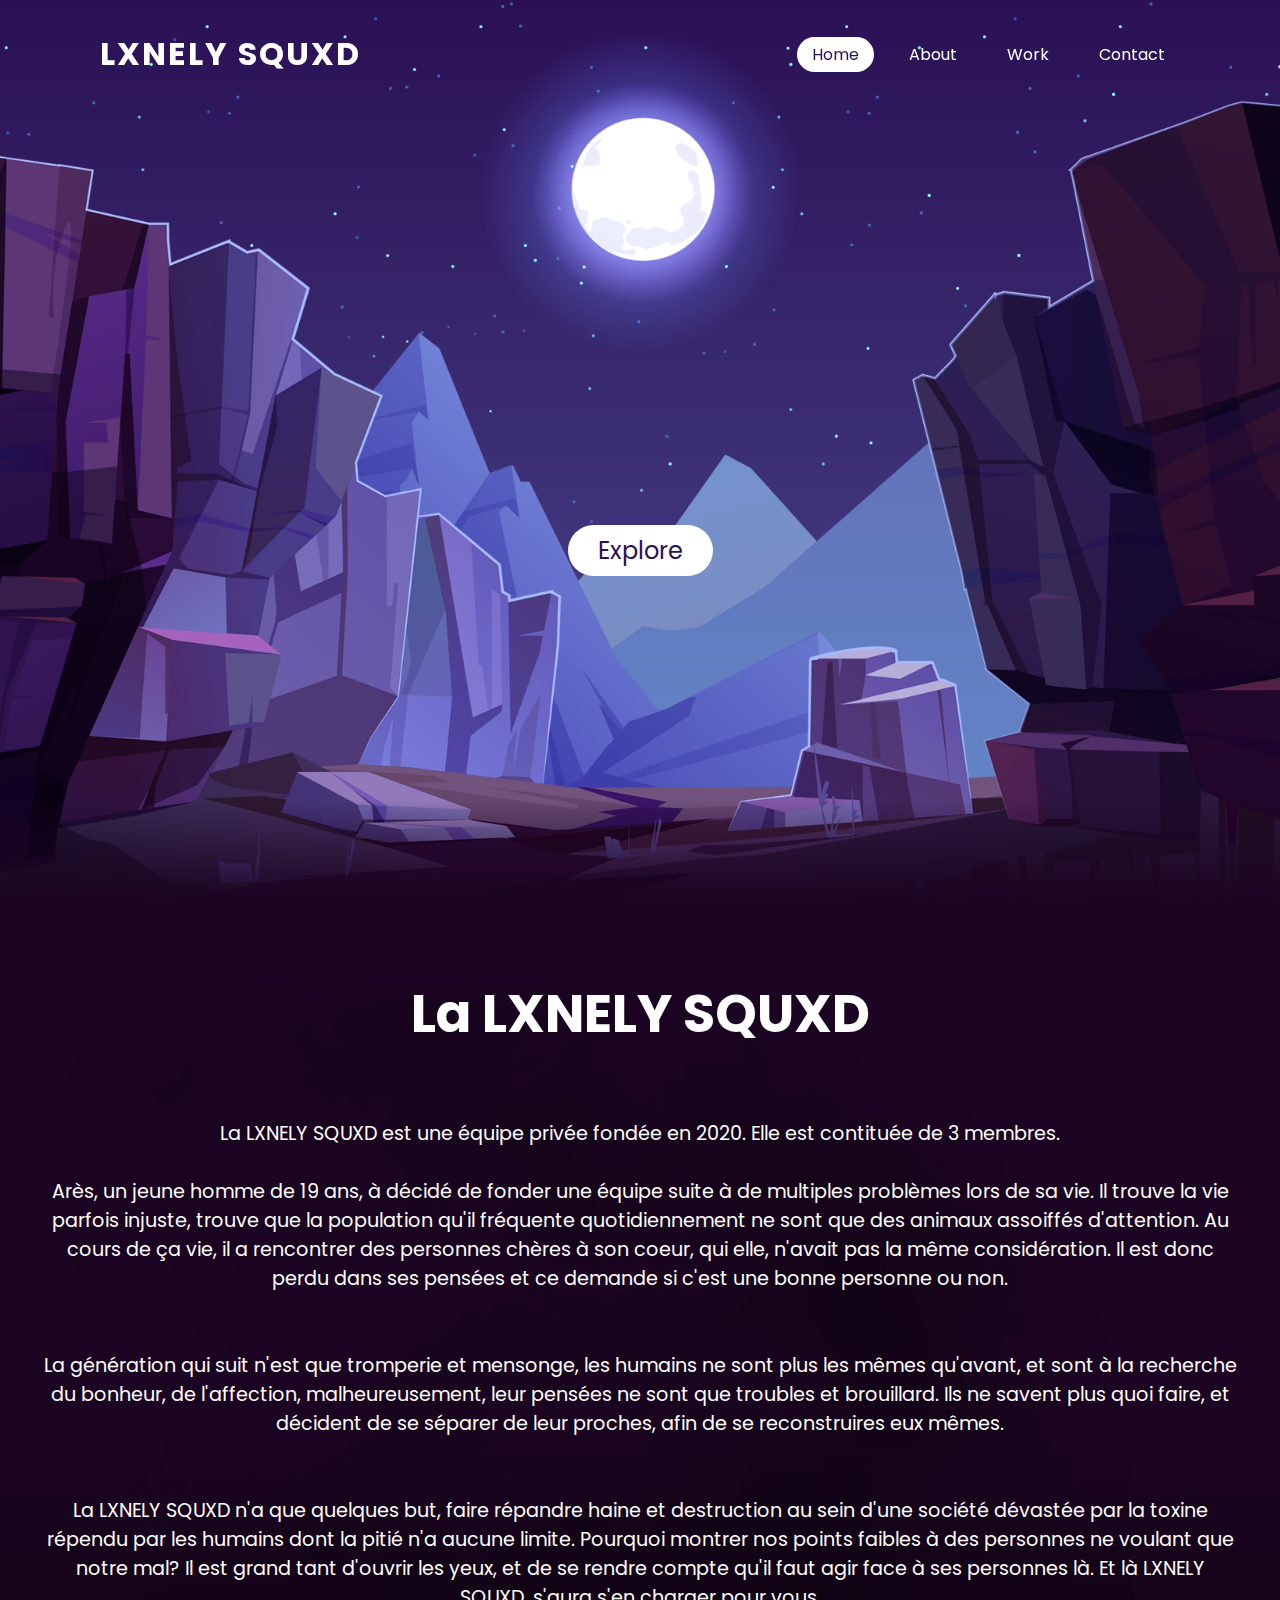
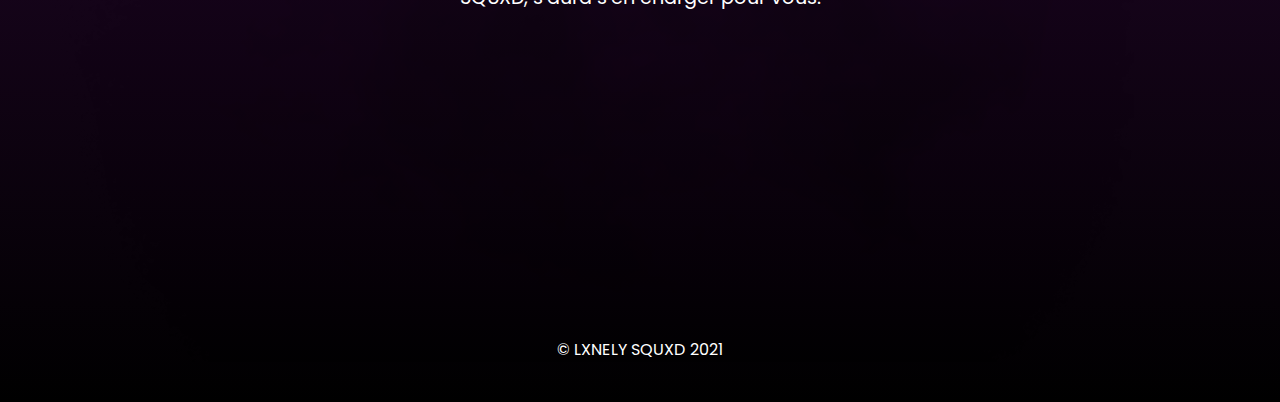
<file: index.html>
<!doctype html>
<html>
	<head>
		<title>Home - LXNELY SQUXD</title>
		<link rel="stylesheet" type="text/css" href="style.css">
	</head>
	<body>
		<header>
			<a class="logo">LXNELY SQUXD</a>
			<ul>
				<li><a href="#" class="active">Home</a></li>
				<li><a href="about.html">About</a></li>
				<li><a href="#">Work</a></li>
				<li><a href="contact.html">Contact</a></li>
			</ul>
		</header>
		<section>
			<img src="stars.png" id="stars">
			<img src="moon.png" id="moon">
			<img src="mountains_behind.png" id="mountains_behind">
			<h2 id="text"></h2>
			<a href="#sec" id="btn">Explore</a>
			<img src="mountains_front.png" id="mountains_front">
		</section>
		<div class="sec" id=sec>
			<div class="dust">
			<div class="page1"><h2>La LXNELY SQUXD</h2></div>
			<br><br>
			<br><br>
			<p class="textaccueil">La LXNELY SQUXD est une équipe privée fondée en 2020. Elle est contituée de 3 membres.<br><br>

			Arès, un jeune homme de 19 ans, à décidé de fonder une équipe suite à de multiples problèmes lors de sa vie. Il trouve la vie parfois injuste, trouve que la population qu'il fréquente quotidiennement ne sont que des animaux assoiffés d'attention. Au cours de ça vie, il a rencontrer des personnes chères à son coeur, qui elle, n'avait pas la même considération. Il est donc perdu dans ses pensées et ce demande si c'est une bonne personne ou non.
			<br><br><br>

			La génération qui suit n'est que tromperie et mensonge, les humains ne sont plus les mêmes qu'avant, et sont à la recherche du bonheur, de l'affection, malheureusement, leur pensées ne sont que troubles et brouillard. Ils ne savent plus quoi faire, et décident de se séparer de leur proches, afin de se reconstruires eux mêmes.<br><br><br>

			La LXNELY SQUXD n'a que quelques but, faire répandre haine et destruction au sein d'une société dévastée par la toxine répendu par les humains dont la pitié n'a aucune limite. Pourquoi montrer nos points faibles à des personnes ne voulant que notre mal? Il est grand tant d'ouvrir les yeux, et de se rendre compte qu'il faut agir face à ses personnes là. Et là LXNELY SQUXD, s'aura s'en charger pour vous.</p>
			<br><br>
			<br><br>
			<br><br>
			<br><br>
			<br><br>
			<br><br>
			<br>

			<p class="copyright">© LXNELY SQUXD 2021</p>

		</div>

		<script>
			let stars = document.getElementById('stars');
			let moon = document.getElementById('moon');
			let mountains_behind = document.getElementById('mountains_behind');
			let text = document.getElementById('text');
			let btn = document.getElementById('btn');
			let mountains_front = document.getElementById('mountains_front');
			let header = document.querySelector('header');

			
			window.addEventListener('scroll', function() {
				let value = window.scrollY;
				stars.style.left = value * 0.25 + 'px';
				moon.style.top = value * 1.05 + 'px';
				mountains_behind.style.top = value * 0.5 + 'px';
				mountains_front.style.top = value * 0 + 'px';
				text.style.marginRight = value * 4 + 'px';
				text.style.marginTop = value * 1.5 + 'px';
				btn.style.marginTop = value * 1.5 + 'px';
				header.style.top = value * 0.5 + 'px';
			})
		</script>
	</body>
</html>
</file>
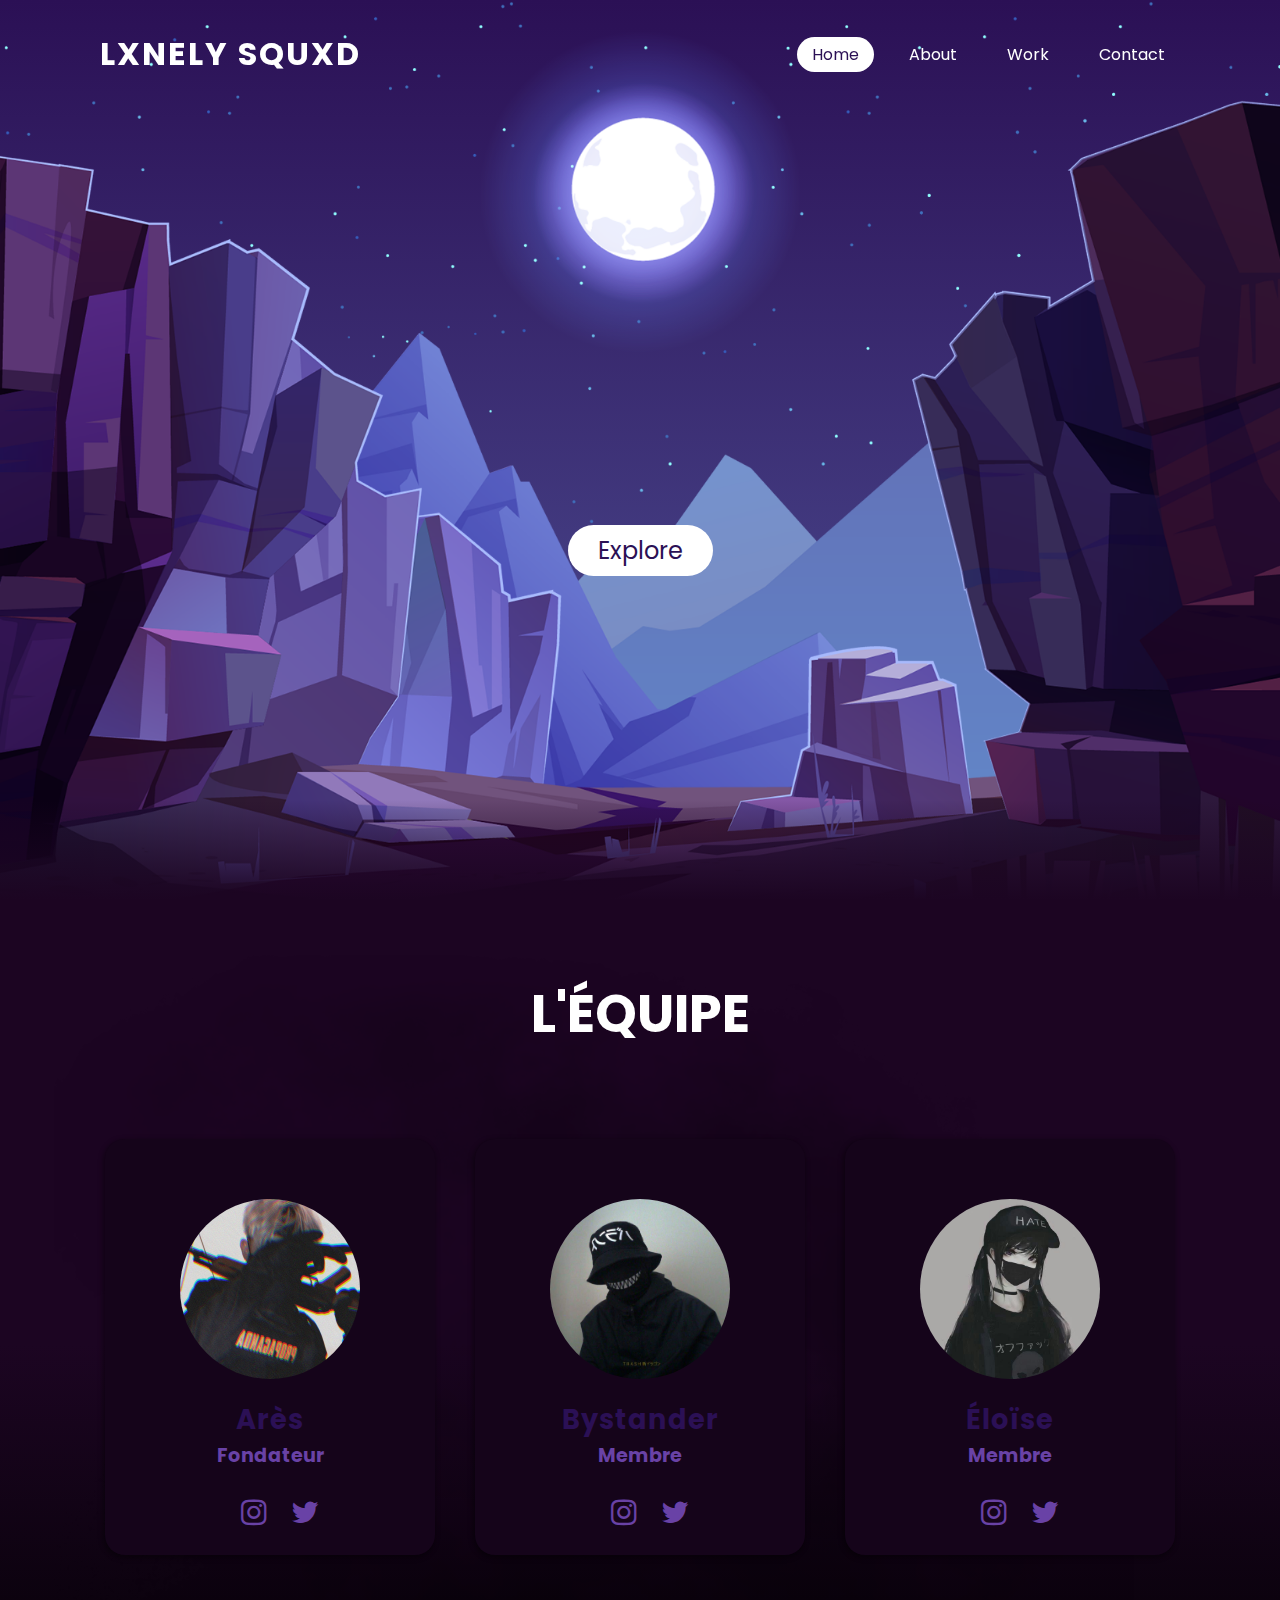
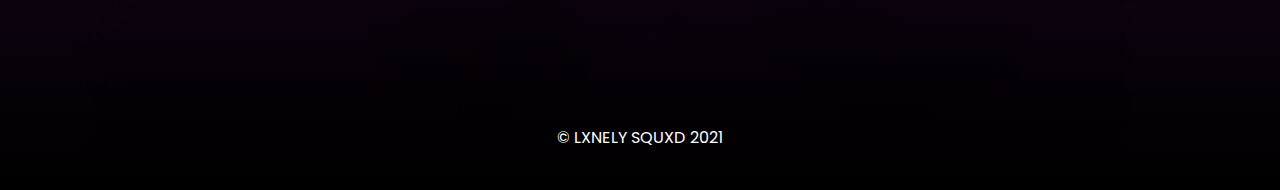
<file: about.html>
<!doctype html>
<html>
	<head>
		<title>About - LXNELY SQUXD</title>
		<link rel="stylesheet" href="https://cdnjs.cloudflare.com/ajax/libs/font-awesome/5.14.0/css/all.min.css" integrity="sha512-1PKOgIY59xJ8Co8+NE6FZ+LOAZKjy+KY8iq0G4B3CyeY6wYHN3yt9PW0XpSriVlkMXe40PTKnXrLnZ9+fkDaog==" crossorigin="anonymous" />
		<link rel="stylesheet" href="https://cdnjs.cloudflare.com/ajax/libs/font-awesome/4.7.0/css/font-awesome.css"/>
		<link rel="stylesheet" type="text/css" href="staff.css">
	</head>
	<body>
		<header>
			<a class="logo">LXNELY SQUXD</a>
			<ul>
				<li><a href="index.html" class="active">Home</a></li>
				<li><a href="#">About</a></li>
				<li><a href="#">Work</a></li>
				<li><a href="contact.html">Contact</a></li>
			</ul>
		</header>
		<section>
			<img src="stars.png" id="stars">
			<img src="moon.png" id="moon">
			<img src="mountains_behind.png" id="mountains_behind">
			<h2 id="text"></h2>
			<a href="#sec" id="btn">Explore</a>
			<img src="mountains_front.png" id="mountains_front">
		</section>
		<div class="sec" id=sec>
			<div class="dust">
			<h2>L'ÉQUIPE</h2>
<br><br>
<br><br>

<div class="container">
        <div class="card">
            <div class="content">
                <div class="imgBx">
                    <img src="ares.jpg" alt="">
                </div>
                <div class="contentBx">
                    <h4>Arès</h4>
                    <h5>Fondateur</h5>
                </div>
                <div class="sci">
                    <a href="https://discord.gg/PtgeFENasT" target="blank"><i class="fab fa-discord" aria-hidden="true"></i></a>
                    <a href="https://www.instagram.com/areslj/" target="blank"><i class="fa fa-instagram" aria-hidden="true"></i></a>
                    <a><i class="fa fa-twitter" aria-hidden="true"></i></a>
                </div>
            </div>
        </div>
        <div class="card">
            <div class="content">
                <div class="imgBx">
                    <img src="Bystander.jpg" alt="">
                </div>
                <div class="contentBx">
                    <h4>Bystander</h4>
                    <h5>Membre</h5>
                </div>
                <div class="sci">
                    <a href="https://discord.gg/PtgeFENasT" target="blank"><i class="fab fa-discord" aria-hidden="true"></i></a>
                    <a href="https://www.instagram.com/mk_lxrd/" target="blank"><i class="fa fa-instagram" aria-hidden="true"></i></a>
                    <a><i class="fa fa-twitter" aria-hidden="true"></i></a>
                </div>
            </div>
        </div>
        <div class="card">
            <div class="content">
                <div class="imgBx">
                    <img src="Eloise.jpg" alt="">
                </div>
                <div class="contentBx">
                    <h4>Éloïse</h4>
                    <h5>Membre</h5>
                </div>
                <div class="sci">
                    <a href="https://discord.gg/PtgeFENasT" target="blank"><i class="fab fa-discord" aria-hidden="true"></i></a>
                    <a href="https://www.instagram.com/caricatyume/" target="blank"><i class="fa fa-instagram" aria-hidden="true"></i></a>
                    <a><i class="fa fa-twitter" aria-hidden="true"></i></a>
                </div>
            </div>
        </div>
    </div>
<br><br>
<br><br>
<br><br> <p class="copyright">© LXNELY SQUXD 2021</p>
		<script>
			let stars = document.getElementById('stars');
			let moon = document.getElementById('moon');
			let mountains_behind = document.getElementById('mountains_behind');
			let text = document.getElementById('text');
			let btn = document.getElementById('btn');
			let mountains_front = document.getElementById('mountains_front');
			let header = document.querySelector('header');

			
			window.addEventListener('scroll', function() {
				let value = window.scrollY;
				stars.style.left = value * 0.25 + 'px';
				moon.style.top = value * 1.05 + 'px';
				mountains_behind.style.top = value * 0.5 + 'px';
				mountains_front.style.top = value * 0 + 'px';
				text.style.marginRight = value * 4 + 'px';
				text.style.marginTop = value * 1.5 + 'px';
				btn.style.marginTop = value * 1.5 + 'px';
				header.style.top = value * 0.5 + 'px';
			})
		</script>
	</body>
</html>
</file>
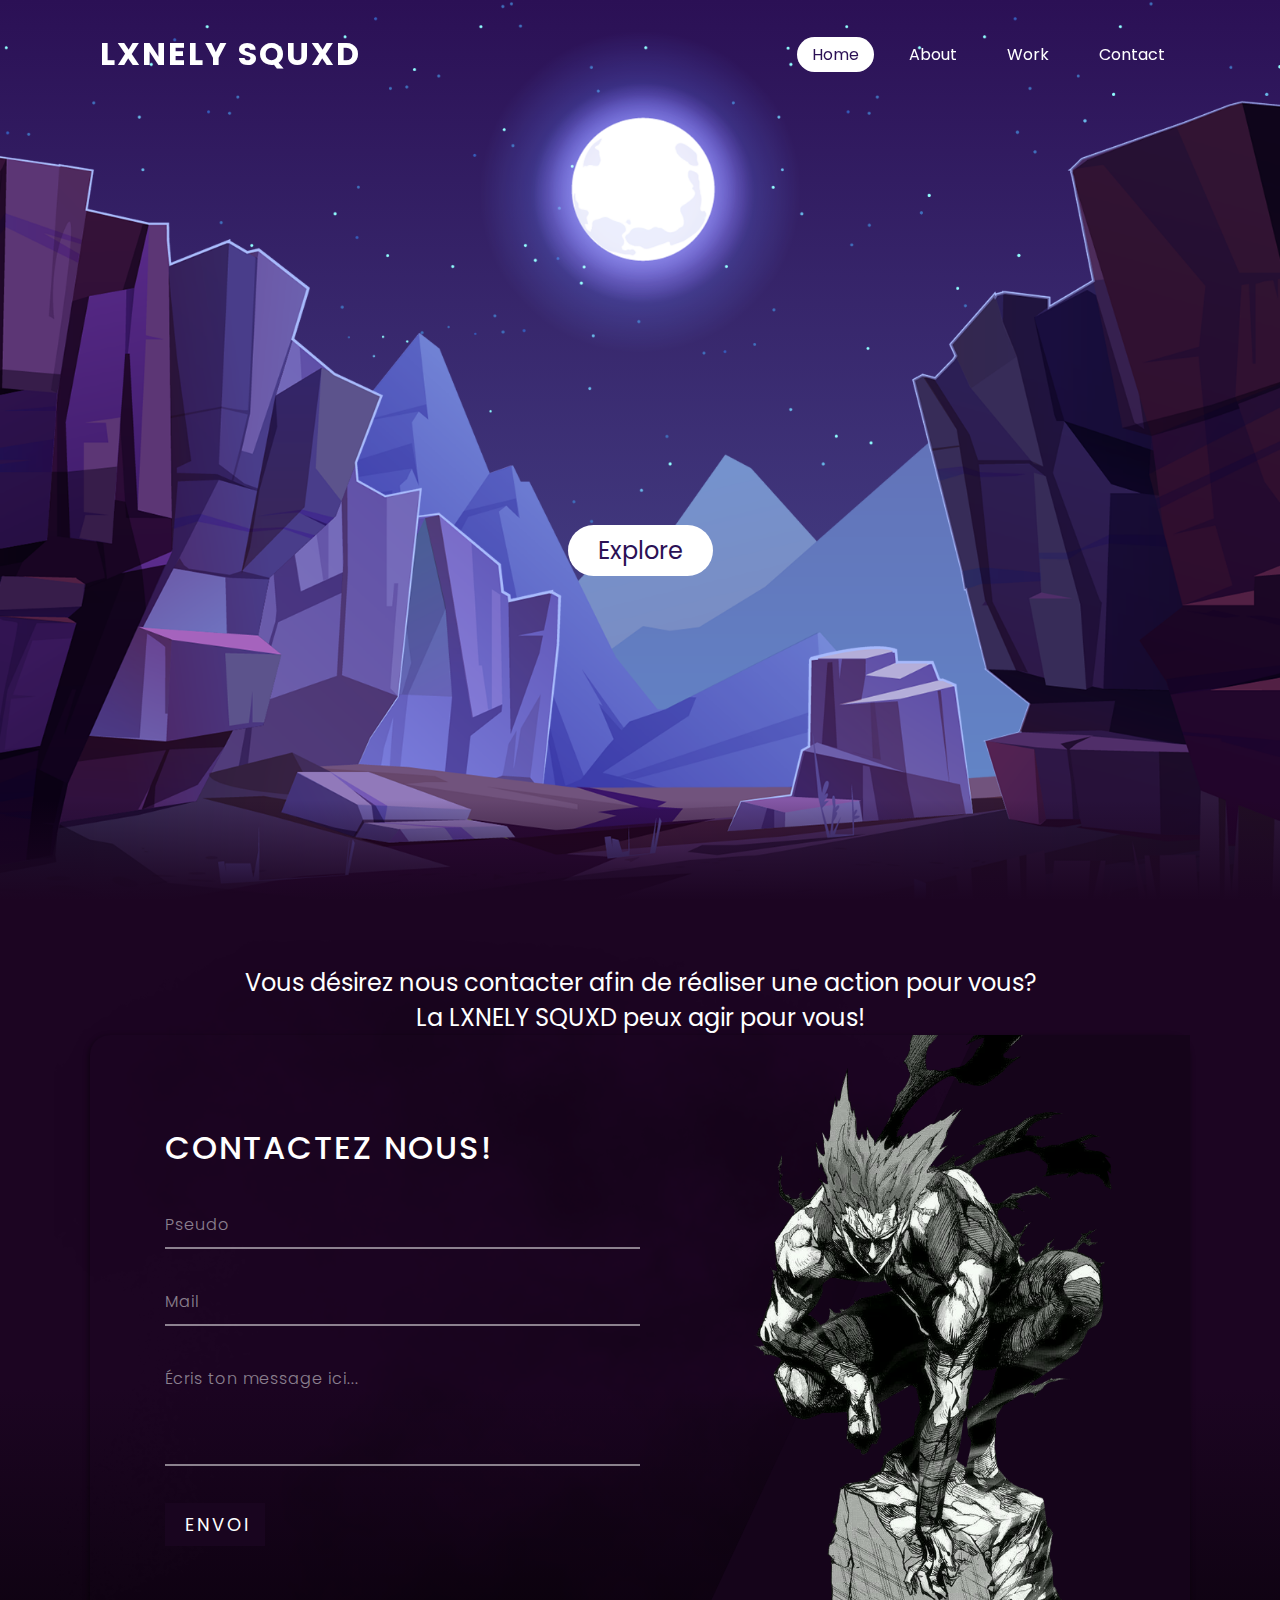
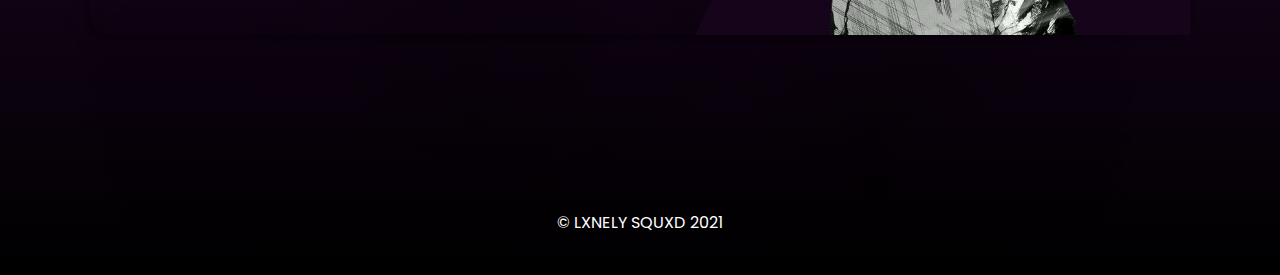
<file: contact.html>
<!doctype html>
<html>
	<head>
		<title>About - LXNELY SQUXD</title>
		<link rel="stylesheet" href="https://cdnjs.cloudflare.com/ajax/libs/font-awesome/5.14.0/css/all.min.css" integrity="sha512-1PKOgIY59xJ8Co8+NE6FZ+LOAZKjy+KY8iq0G4B3CyeY6wYHN3yt9PW0XpSriVlkMXe40PTKnXrLnZ9+fkDaog==" crossorigin="anonymous" />
		<link rel="stylesheet" type="text/css" href="style.css">
	</head>
	<body>
		<header>
			<a class="logo">LXNELY SQUXD</a>
			<ul>
				<li><a href="index.html" class="active">Home</a></li>
				<li><a href="about.html">About</a></li>
				<li><a href="#">Work</a></li>
				<li><a href="#">Contact</a></li>
			</ul>
		</header>
		<section>
			<img src="stars.png" id="stars">
			<img src="moon.png" id="moon">
			<img src="mountains_behind.png" id="mountains_behind">
			<h2 id="text"></h2>
			<a href="#sec" id="btn">Explore</a>
			<img src="mountains_front.png" id="mountains_front">
		</section>
		<div class="sec" id=sec>
			<div class="dust">
			<br>
				<p class="avantcontact">Vous désirez nous contacter afin de réaliser une action pour vous?<br>
				La LXNELY SQUXD peux agir pour vous! </p>
			<div class="container">
				<div class="formBx">
					<form>
						<h3>Contactez nous!</h3>
							<div class="inputBox">
								<input type="text" name="" required="required">
								<span>Pseudo</span>
							</div>
							<div class="inputBox">
								<input type="email" name="" required="required">
								<span>Mail</span>
							</div>
							<div class="inputBox">
								<textarea required="required"></textarea>
								<span>Écris ton message ici...</span>
							</div>
							<div class="inputBox">
								<input type="submit" value="envoi" name="">
							</div>
					</form>
				</div>
				<div class="imgBx">
					<img src="garou3.png" id="techwear">
				</div>
			</div>
			<br>
		<br>
	<br>
<br>
<br>
<br>
<br>
		<p class="copyright">© LXNELY SQUXD 2021</p>

		<script>
			let stars = document.getElementById('stars');
			let moon = document.getElementById('moon');
			let mountains_behind = document.getElementById('mountains_behind');
			let text = document.getElementById('text');
			let btn = document.getElementById('btn');
			let mountains_front = document.getElementById('mountains_front');
			let header = document.querySelector('header');
			let techwear = document.querySelector('techwear')

			
			window.addEventListener('scroll', function() {
				let value = window.scrollY;
				stars.style.left = value * 0.25 + 'px';
				moon.style.top = value * 1.05 + 'px';
				mountains_behind.style.top = value * 0.5 + 'px';
				mountains_front.style.top = value * 0 + 'px';
				text.style.marginRight = value * 4 + 'px';
				text.style.marginTop = value * 1.5 + 'px';
				btn.style.marginTop = value * 1.5 + 'px';
				header.style.top = value * 0.5 + 'px';
			})
		</script>
	</body>
</html>
</file>
<file: style.css>
@import url('https://fonts.googleapis.com/css?family=Poppins:300,400,500,600,700,800,900&display=swap');

* {
	margin: 0;
	padding: 0;
	box-sizing: border-box;
	font-family: 'Poppins', sans-serif;
	scroll-behavior: smooth;
}

body {
	min-height: 100vh;
	overflow-x: hidden;
	background: linear-gradient(#2b1055,#7597de);
}

header {
	position: absolute;
	top: 0;
	left: 0;
	width: 100%;
	padding: 30px 100px;
	display: flex;
	justify-content: space-between;
	align-items: center;
	z-index: 10000;
}

header .logo {
	color: #fff;
	font-weight: 700;
	text-decoration: none;
	font-size: 2em;
	text-transform: uppercase;
	letter-spacing: 2px;
}

header ul {
	display: flex;
	justify-content: center;
	align-items: center;
}

header ul li{
	list-style: none;
	margin-left: 20px;
}

header ul li a {
	text-decoration: none;
	padding: 6px 15px;
	color: #fff;
	border-radius: 20px;
}

header ul li a:hover,
header ul li a.active {
	background: #fff;
	color: #2b1055;
}

section {
	position: relative;
	width: 100%;
	height: 100vh;
	padding: 100px;
	display: flex;
	justify-content: center;
	align-items: center;
	overflow: hidden;
}

section::before {
	content: "";
	position: absolute;
	bottom: 0;
	width: 100%;
	height: 100px;
	background: linear-gradient(to top, #1c0522, transparent);
	z-index: 1000;
}

section img {
	position: absolute;
	top: 0;
	left: 0;
	width: 100%;
	height: 100%;
	object-fit: cover;
	pointer-events: none;
}

section img#moon {
	mix-blend-mode: screen;
}

section img#mountains_front {
	z-index: 10;
}

#text {
	position: absolute;
	right: -350px;
	color: #fff;
	white-space: nowrap;
	font-size: 7.5vw;
	z-index: 9;

}

#btn {
	text-decoration: none;
	display: inline-block;
	padding: 8px 30px;
	border-radius: 40px;
	background: #fff;
	color: #2b1055;
	font-size: 1.5em;
	z-index: 9;
	transform: translateY(100px);
}

.sec {
	position: relative;
	padding: 40px;
	background: linear-gradient(180deg, rgba(28,5,34,1) 0%, rgba(28,5,34,1) 50%, rgba(0,0,0,1) 100%);
}

.page1 {
	margin-left: -50px;
	margin-right: -50px;
}

.sec h2 {
	margin-top: 15px;
	margin-bottom: -14px;
	display: inherit;
	color: white;
	border-radius: 40px;
	text-align: center;
	font-size: 3.3em;
	transform: translateY(20px);
}

.copyright {
	text-align: center;
	color: #fff;
}
.textaccueil {
	font-size: 1.2em;
	text-align: center;
	color: #fff;
}

.avantcontact {
	font-size: 1.5em;
	text-align: center;
	color: #fff;
}

.dust {
	background: url(dust3.png);
	height: 100%;
}

		.container {
  	position: relative;
  	width: 100%;
  	max-width: 1100px;
  	margin: 20px;
  	height: 600px;
  	border-radius: 20px;
  	box-shadow: -1px 2px 5px 1px rgba(0, 0, 0, 0.4); 
  	background: blur(10px);
  	display: flex;
  	justify-content: space-between;
  	align-items: center;
  	margin: auto;
  }

  .container .imgBx {
  	position: relative;
  	width: 50%;
  	height: 100%;
  	overflow: hidden;
  }

  .container .imgBx:before {
  	content: '';
  	position: absolute;
  	top: 0;
  	left: 0;
  	width: 100%;
  	height: 100%;
  	background: #15041a;
  	transform-origin: bottom;
  	transform: skewX(-25deg) translateX(10%);
  }

  .container .imgBx img {
  	position: absolute;
  	left: auto;
  	right: 60px;
  	bottom: -50px;
  	height: 45rem;
  }

  .container .formBx {
  	width: 50%;
  	display: flex;
  	justify-content: center;
  	align-items: center;
  }

  .container .formBx form {
  	position: relative;
  	width: 100%;
  	padding: 0 0 0 75px;
  }

  .container .formBx form h3 {
  	color: #fff;
  	font-weight: 500;
  	font-size: 2em;
  	text-transform: uppercase;
  	letter-spacing: 2px;
  	margin-bottom: 40px;
  }

  .container .formBx form .inputBox {
  	position: relative;
  	margin-bottom: 40px;
  }

  .container .formBx form .inputBox:last-child {
  	margin-bottom: 0px;
  }

  .container .formBx form .inputBox input,
  .container .formBx form .inputBox textarea {
  	position: relative;
  	background: transparent;
  	outline: none;
  	border: none;
  	width: 100%;
  	color: #fff;
  	padding-bottom: 10px;
  	font-size: 16px;
  	letter-spacing: 1px;
  	font-weight: 300;
  	border-bottom: 2px solid rgba(255,255, 255, 0.5);
  	resize: none;
  }

  .container .formBx form .inputBox textarea {
  	height: 100px;
  }

  .container .formBx form .inputBox input[type="submit"] {
  	background: #fff;
  	padding: 8px 20px;
  	margin-top: -10px;
  	width: 100px;
  	cursor: pointer;
  	background: #19051f;
  	color: #fff;
  	font-size: 18px;
  	font-weight: 400;
  	border: none;
  	text-transform: uppercase;
  	letter-spacing: 3px;
  }

  .container .formBx form .inputBox input[type="submit"]:focus {
  	background: #15041a;
  	color: #fff;
  }

  .container .formBx form .inputBox span {
  	position: absolute;
  	left: 0;
  	font-size: 16px;
  	font-weight: 300;
  	display: inline-block;
  	pointer-events: none;
  	letter-spacing: 1px;
  	color: rgba(255, 255, 255, 0.5);
  	transition: all 0.2s;
  }

  .container .formBx form .inputBox input:focus ~ span,
  .container .formBx form .inputBox textarea:focus ~ span,
  .container .formBx form .inputBox input:valid ~ span,
  .container .formBx form .inputBox textarea:valid ~ span {
  	transform: translateY(-24px);
  	color: ##19051f;
  	font-size: 14px;
  }

  .container .formBx form .inputBox input:focus,
  .container .formBx form .inputBox textarea:focus,
  .container .formBx form .inputBox input:valid,
  .container .formBx form .inputBox textarea:valid {
  	border-bottom-color: #fff;
  }

  @media (max-width: 725px) {
  	header ul {
		flex-direction: column;
		}

		section {
	 	flex-direction: column;
			}
  	}
  }
}
</file>
<file: staff.css>
@import url('https://fonts.googleapis.com/css?family=Poppins:300,400,500,600,700,800,900&display=swap');

* {
	margin: 0;
	padding: 0;
	box-sizing: border-box;
	font-family: 'Poppins', sans-serif;
	scroll-behavior: smooth;
}

body {
	min-height: 100vh;
	overflow-x: hidden;
	background: linear-gradient(#2b1055,#7597de);
}

header {
	position: absolute;
	top: 0;
	left: 0;
	width: 100%;
	padding: 30px 100px;
	display: flex;
	justify-content: space-between;
	align-items: center;
	z-index: 10000;
}

header .logo {
	color: #fff;
	font-weight: 700;
	text-decoration: none;
	font-size: 2em;
	text-transform: uppercase;
	letter-spacing: 2px;
}

header ul {
	display: flex;
	justify-content: center;
	align-items: center;
}

header ul li{
	list-style: none;
	margin-left: 20px;
}

header ul li a {
	text-decoration: none;
	padding: 6px 15px;
	color: #fff;
	border-radius: 20px;
}

header ul li a:hover,
header ul li a.active {
	background: #fff;
	color: #2b1055;
}

section {
	position: relative;
	width: 100%;
	height: 100vh;
	padding: 100px;
	display: flex;
	justify-content: center;
	align-items: center;
	overflow: hidden;
}

section::before {
	content: "";
	position: absolute;
	bottom: 0;
	width: 100%;
	height: 100px;
	background: linear-gradient(to top, #1c0522, transparent);
	z-index: 1000;
}

section img {
	position: absolute;
	top: 0;
	left: 0;
	width: 100%;
	height: 100%;
	object-fit: cover;
	pointer-events: none;
}

section img#moon {
	mix-blend-mode: screen;
}

section img#mountains_front {
	z-index: 10;
}

#text {
	position: absolute;
	right: -350px;
	color: #fff;
	white-space: nowrap;
	font-size: 7.5vw;
	z-index: 9;

}

#btn {
	text-decoration: none;
	display: inline-block;
	padding: 8px 30px;
	border-radius: 40px;
	background: #fff;
	color: #2b1055;
	font-size: 1.5em;
	z-index: 9;
	transform: translateY(100px);
}

.sec {
	position: relative;
	padding: 40px;
	background: linear-gradient(180deg, rgba(28,5,34,1) 0%, rgba(28,5,34,1) 50%, rgba(0,0,0,1) 100%);
}

.page1 {
	margin-left: -50px;
	margin-right: -50px;
}

.sec h2 {
	margin-top: 15px;
	margin-bottom: -14px;
	display: inherit;
	color: white;
	border-radius: 40px;
	text-align: center;
	font-size: 3.3em;
	transform: translateY(20px);
}

.copyright {
	text-align: center;
	color: #fff;
}
.textaccueil {
	font-size: 1.2em;
	text-align: center;
	color: #fff;
}

.avantcontact {
	font-size: 1.5em;
	text-align: center;
	color: #fff;
}

.dust {
	background: url(dust3.png);
	height: 100%;
}

.container
{
   display: flex;
   justify-content: center;
   align-items: center;
   flex-wrap: wrap;
}
.container .card
{
   width: 330px;
   height: 416px;
   padding: 60px 30px;
   margin: 20px;
   background: #15041a;
   box-shadow: -1px 2px 5px 1px rgba(0, 0, 0, 0.4); 
   border-radius: 20px;
}
.container .card .content
{
   display: flex;
   justify-content: center;
   align-items: center;
   flex-direction: column;
}
.container .card .content .imgBx
{
   width: 180px;
   height: 180px;
   border-radius: 50%;
   position: relative;
   margin-bottom: 20px;
   overflow: hidden;
}
.container .card .content .imgBx img
{
   position: absolute;
   top: 0;
   left: 0;
   width: 100%;
   height: 100%;
   object-fit: cover;
}
.container .card .content .contentBx h4
{
   color: #2b1055;
   font-size: 1.7rem;
   font-weight: bold;
   text-align: center;
   letter-spacing: 1px;
}
.container .card .content .contentBx h5
{
   color: #6942a6;
   font-size: 1.2rem;
   font-weight: bold;
   text-align: center;
}
.container .card .content .sci
{
   margin-top: 20px;
}
.container .card .content .sci a
{
   text-decoration: none;
   color: #6942a6;
   font-size: 30px;
   margin: 10px;
   transition: color 0.4s;
}
.container .card .content .sci a:hover
{
   color: #7d63a6;
}

@media (max-width: 725px) {
  	header ul {
		flex-direction: column;
		}

		section {
	 	flex-direction: column;
			}
  	}
  }
}
</file>
